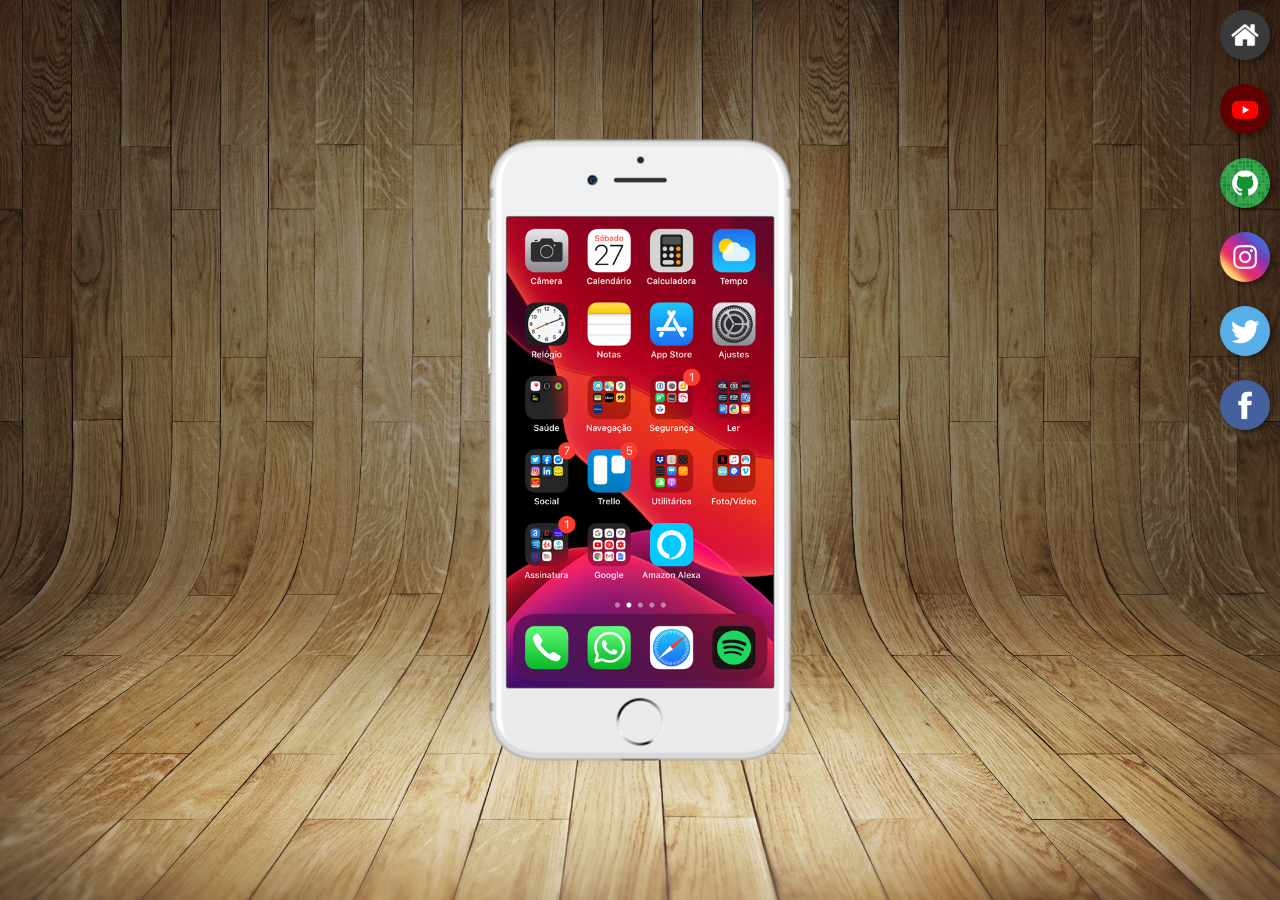
<file: index.html>
<!DOCTYPE html>
<html lang="pt-br">
<head>
    <meta charset="UTF-8">
    <meta name="viewport" content="width=device-width, initial-scale=1.0">
    <title>Projeto Redes Sociais</title>
    <link rel="stylesheet" href="style.css">
    <link rel="shortcut icon" href="favicon.ico" type="image/x-icon">
</head>
<body>
    <main>
        <section id="telefone">
            <iframe src="/paginas/home.html" name="tela" id="tela" frameborder="0">
                <p>Seu Navegador não e compativel</p>
            </iframe>           
        </section>
        <section id="redes-sociais">
            <a href="/paginas/home.html"  target="tela"><img src="/imagens/logo-home.jpg" alt=""></a><br>
            <a href="/paginas/yotube.html" target="tela"><img src="imagens/logo-youtube.jpg" alt=""></a><br>
            <a href="/paginas/github.html" target="tela"><img src="imagens/logo-github.jpg" alt=""></a><br>
            <a href="/paginas/instagram.html" target="tela"><img src="imagens/logo-instagram.jpg" alt=""></a><br>
            <a href="/paginas/twitter.html" target="tela"><img src="imagens/logo-twitter.jpg" alt=""></a><br>
            <a href="/paginas/facebook.html" target="tela"><img src="imagens/logo-facebook.jpg" alt=""></a>
        </section>
    </main>
</body>
</html>
</file>
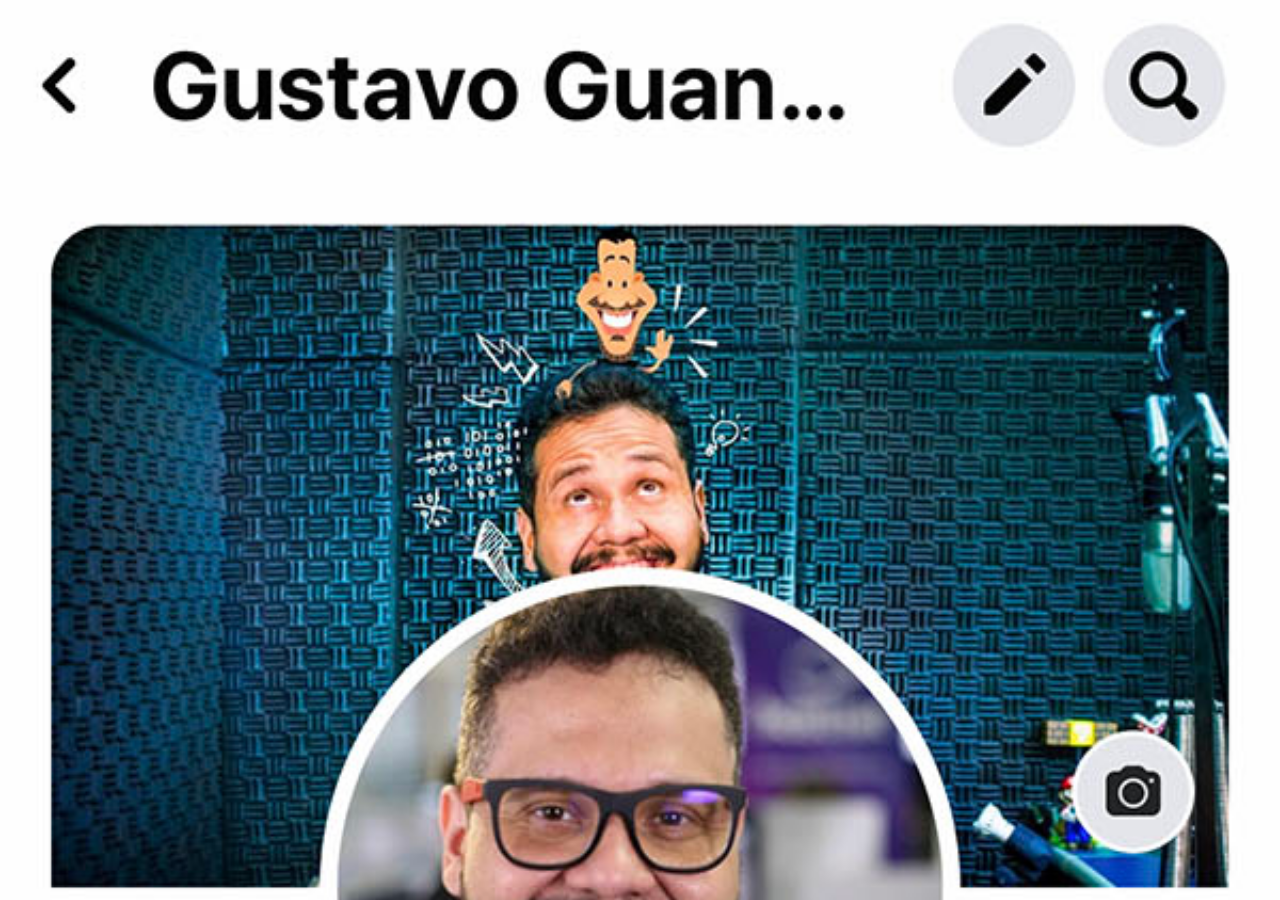
<file: paginas/facebook.html>
<!DOCTYPE html>
<html lang="en">
<head>
    <meta charset="UTF-8">
    <meta name="viewport" content="width=device-width, initial-scale=1.0">
    <title>Document</title>
    <style>
        *{
            padding: 0px;
            margin: 0px;
        }
        body{
            height: 100vh;
            width: 100vw;
            background-image: url(/imagens/tela-facebook.jpg);
            background-repeat: no-repeat;
            background-position: top center;
            background-size: cover;
            scrollbar-width: thin;
        }
    </style>
</head>
<body>
    
</body>
</html>
</file>
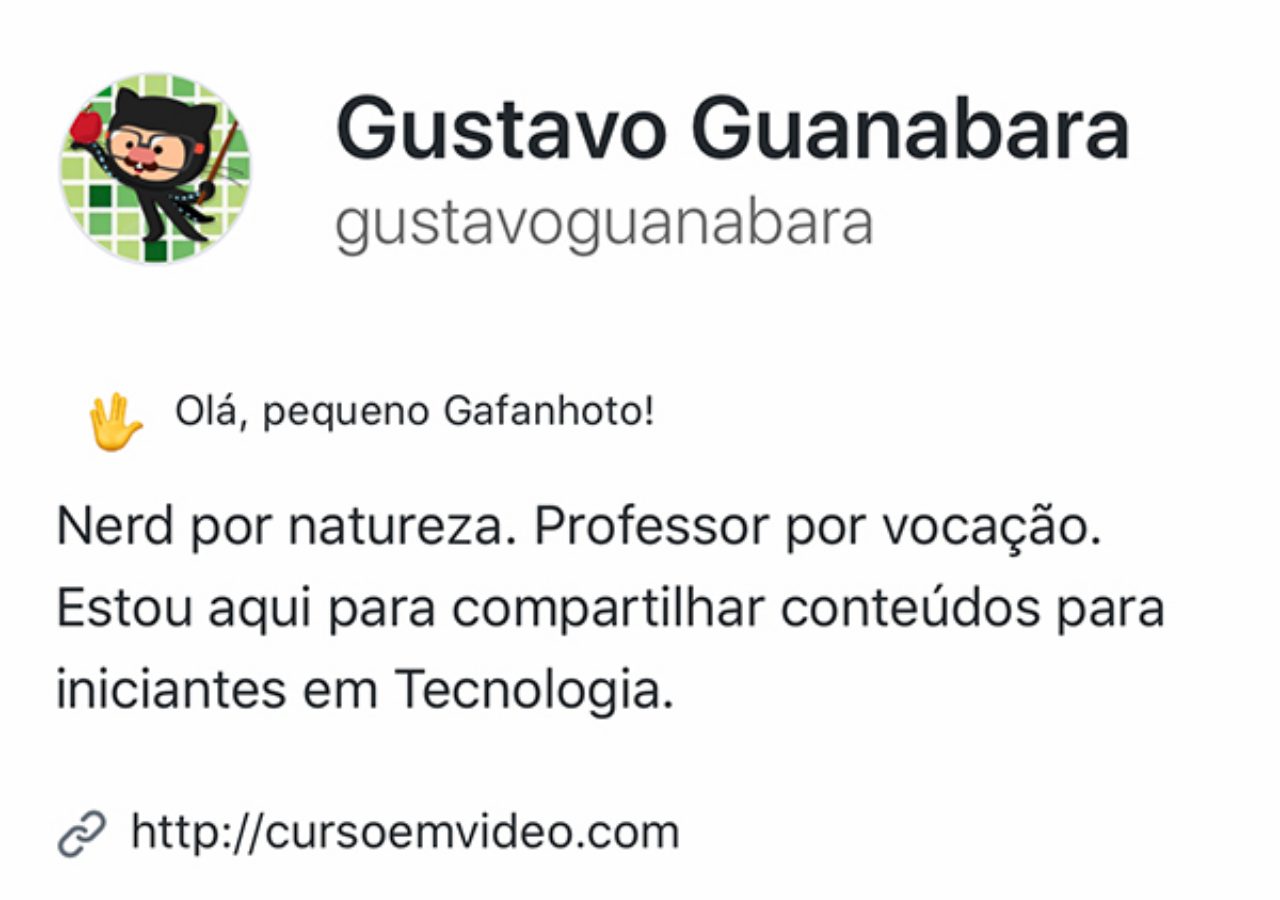
<file: paginas/github.html>
<!DOCTYPE html>
<html lang="en">
<head>
    <meta charset="UTF-8">
    <meta name="viewport" content="width=device-width, initial-scale=1.0">
    <title>Document</title>
    <style>
        *{
            padding: 0px;
            margin: 0px;
        }
        body{
            height: 100vh;
            width: 100vw;
            background-image: url(/imagens/tela-github.jpg);
            background-repeat: no-repeat;
            background-position: top center;
            background-size: cover;
            scrollbar-width: thin;
        }
    </style>
</head>
<body>
    
</body>
</html>
</file>
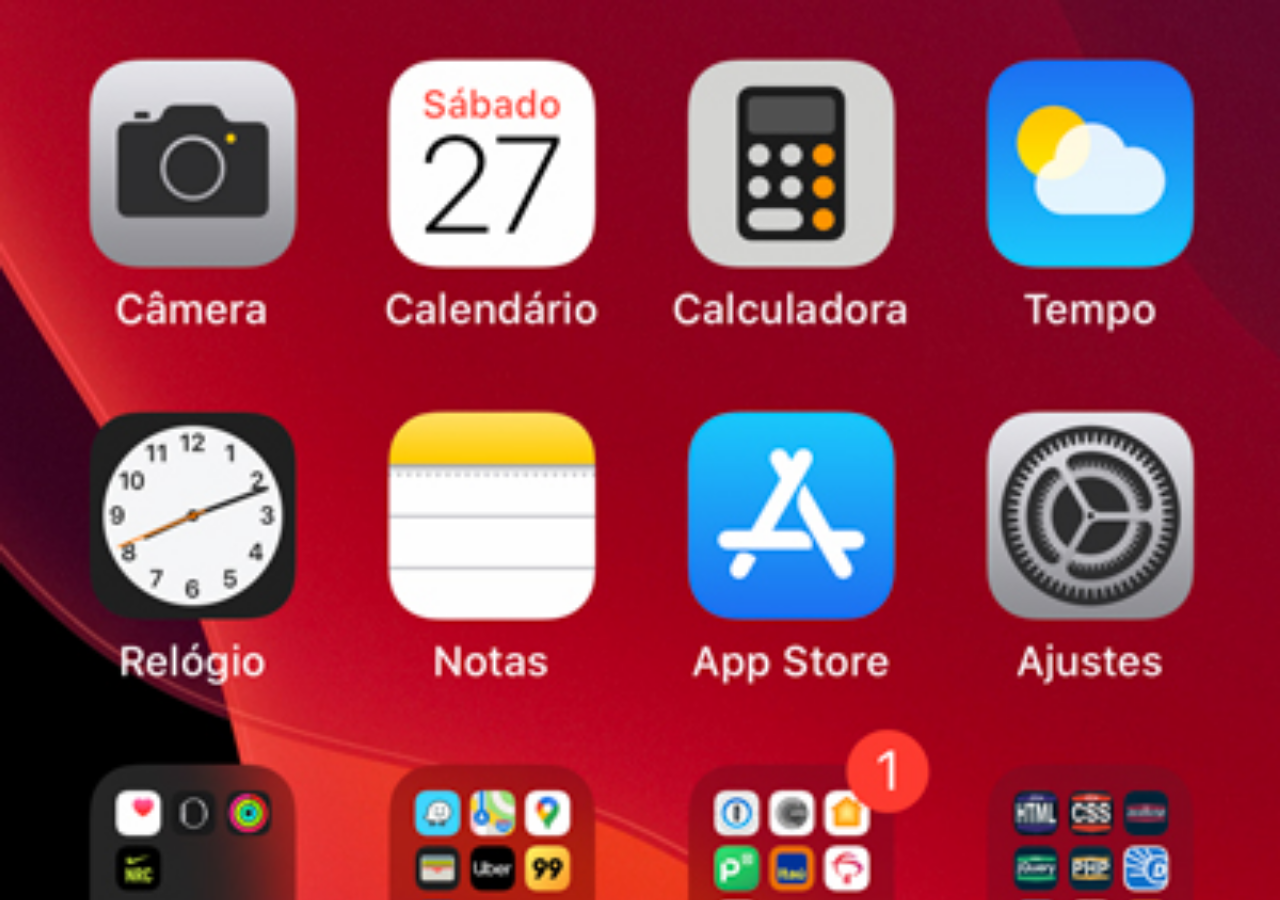
<file: paginas/home.html>
<!DOCTYPE html>
<html lang="en">
<head>
    <meta charset="UTF-8">
    <meta name="viewport" content="width=device-width, initial-scale=1.0">
    <title>Document</title>
    <style>
        *{
            padding: 0px;
            margin: 0px;
        }
        body{
            height: 100vh;
            width: 100vw;
            background: url(../imagens/tela-home.jpg);
            background-repeat: no-repeat;
            background-position: top center;
            background-size: cover;
        }
    </style>
</head>
<body>
    
</body>
</html>
</file>
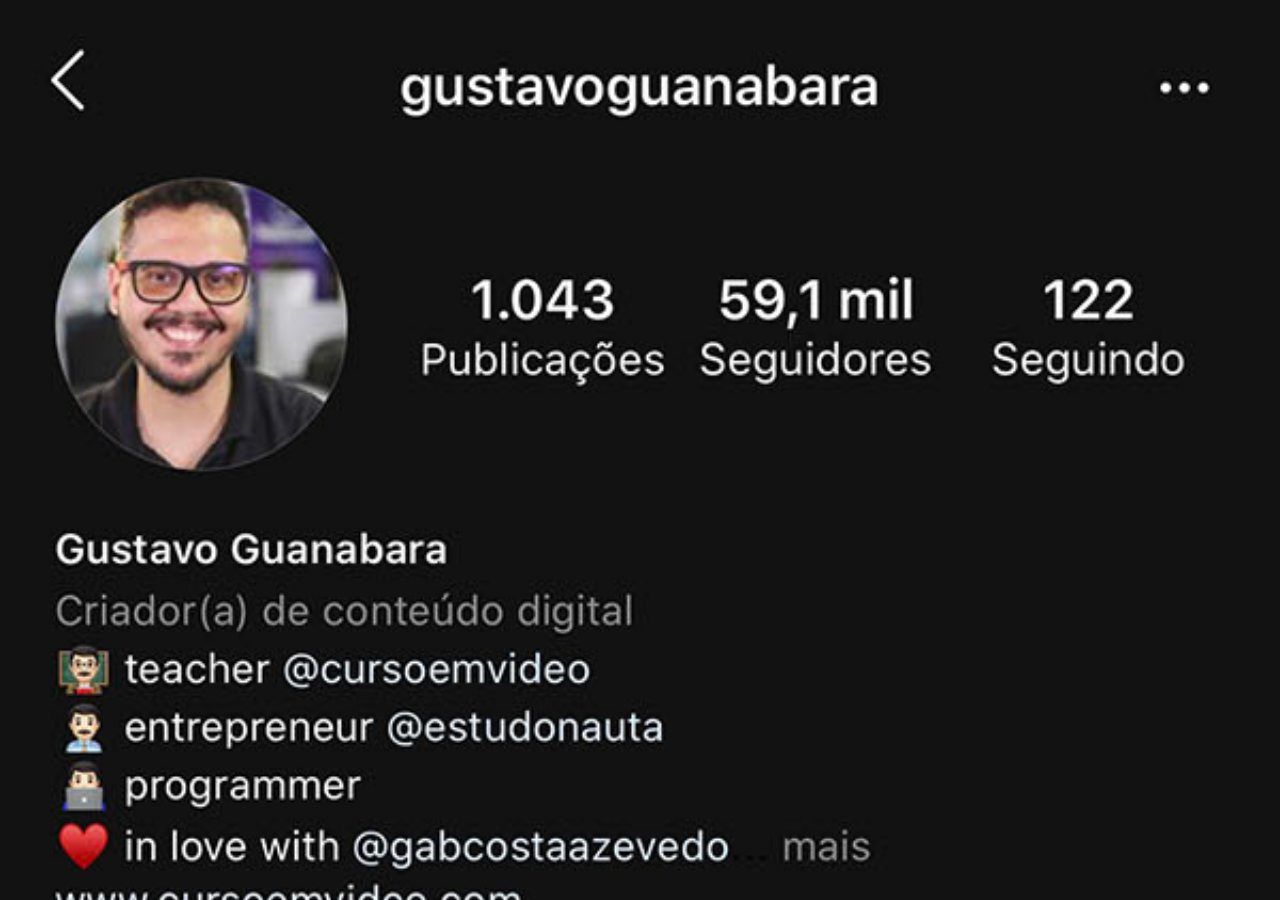
<file: paginas/instagram.html>
<!DOCTYPE html>
<html lang="en">
<head>
    <meta charset="UTF-8">
    <meta name="viewport" content="width=device-width, initial-scale=1.0">
    <title>Document</title>
    <style>
        *{
            padding: 0px;
            margin: 0px;
        }
        body{
            height: 100vh;
            width: 100vw;
            background-image: url(/imagens/tela-instagram.jpg);
            background-repeat: no-repeat;
            background-position: top center;
            background-size: cover;
            scrollbar-width: thin;
        }
    </style>
</head>
<body>
    
</body>
</html>
</file>
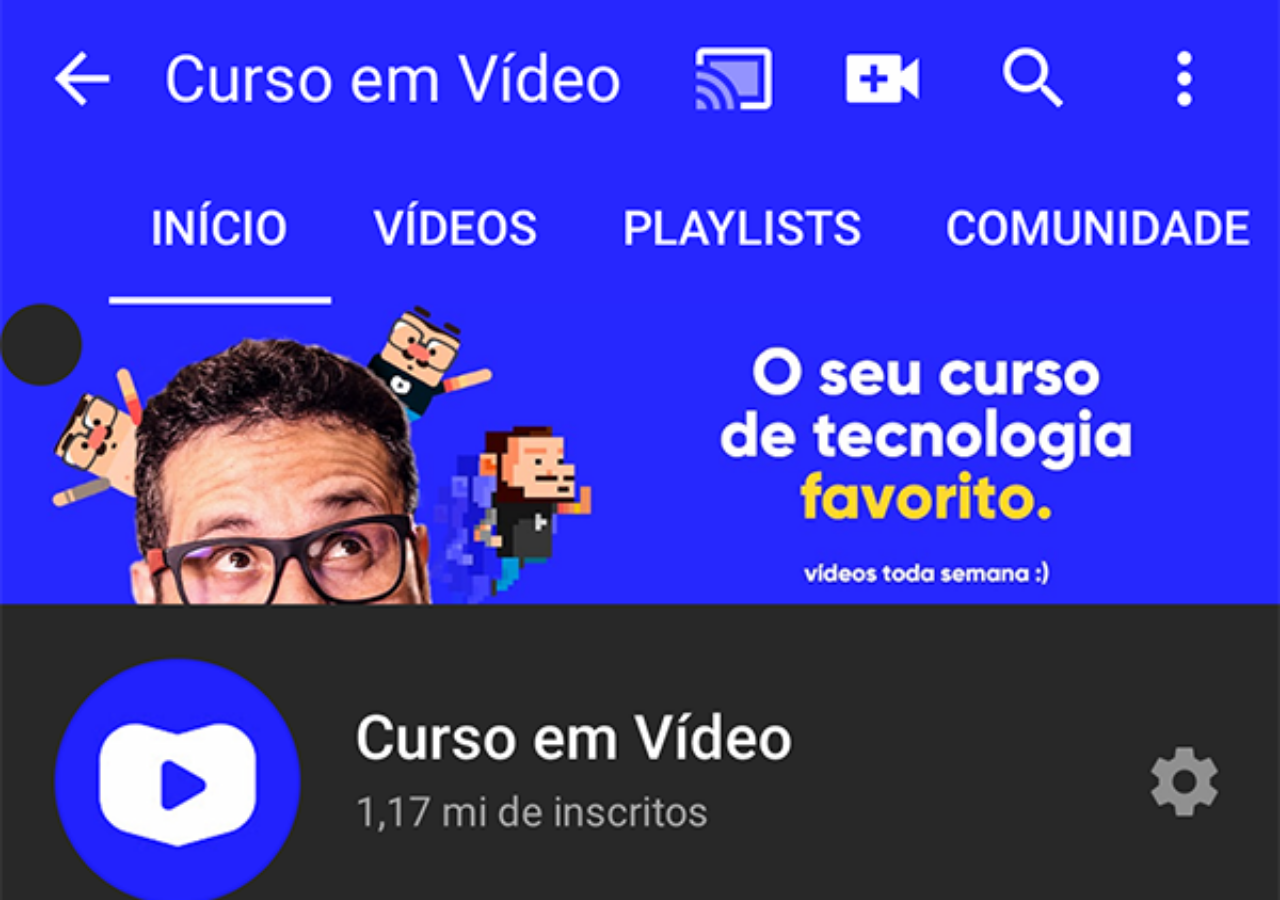
<file: paginas/yotube.html>
<!DOCTYPE html>
<html lang="en">
<head>
    <meta charset="UTF-8">
    <meta name="viewport" content="width=device-width, initial-scale=1.0">
    <title>Document</title>

    <style>
        *{
            padding: 0px;
            margin: 0px;
        }
        body {
            height: 100vh;
            width: 100vw;
            background: url(/imagens/tela-youtube.png);
            background-repeat: no-repeat;
            background-position: top center;
            background-size: cover;
        }
    </style>
</head>
<body>
    
</body>
</html>
</file>
<file: style.css>
@charset "UTF-8";

* {
    padding: 0px;
    margin: 0px
}

html, body{
    height: 100vh;
    width: 100vw;
}
main{
    position: relative;
    height: 100vh;
}
body{
    background-image: url(imagens/fundo-madeira.jpg);
    background-position: top center;
    background-repeat: no-repeat;
    background-size: cover;
}
section#telefone{
    background-image: url(imagens/frame-iphone.png);
    background-repeat: no-repeat;
    background-position: top center;
    background-size: cover;
    background-attachment: fixed;
    position: absolute;
    height: 627px;
    width: 311px;
    left: 50%;
    top: 50%;
    transform: translate(-50%, -50%);
}

iframe#tela {
    position: relative;
    left: 7%;
    top: 12.8%;
    height: 471px;
    width: 267px;
}
section#redes-sociais{
    text-align: right;
}

section#redes-sociais img{
    margin: 10px;
    height: 50px;
    border-radius: 30px;
    box-shadow: 3px 3px 5px rgba(0, 0, 0, 0.384);
    box-sizing: border-box;
}

section#redes-sociais img:hover{
    border: 2px solid rgba(255, 255, 255, 0.623);
    transform: translate(-3px, -3px);
    box-shadow: 5px 5px 10px rgba(0, 0, 0, 0.384);
    transition: transform 0.3s, border 0.5s;
}
</file>
